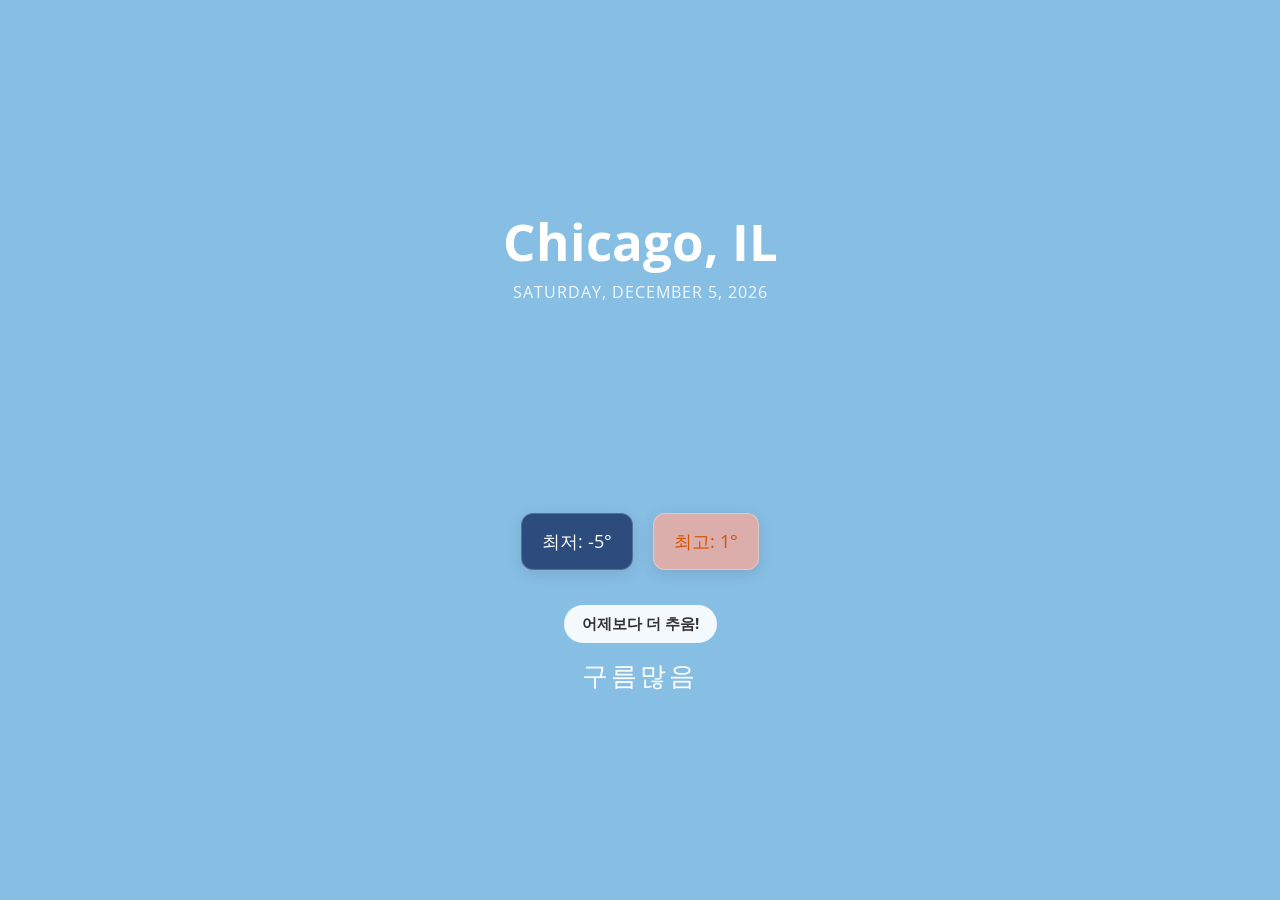
<file: index.html>
<!DOCTYPE html>
<html lang="ko">
<head>
    <meta charset="UTF-8">
    <meta name="viewport" content="width=device-width, initial-scale=1.0">
    <title>Weather App - Animated</title>
    <link rel="stylesheet" href="css/style.css">
    <link href="https://fonts.googleapis.com/css2?family=Open+Sans:wght@400;700&display=swap" rel="stylesheet">
</head>
<body>
<div id="loading-text" style="position: fixed; top: 0; left: 0; width: 100%; height: 100%; background-color: #87BEE4; display: flex; justify-content: center; align-items: center; z-index: 10000; font-size: 2.5rem; font-weight: bold; color: white;">
        LOADING...
    </div>

    <div id="main-ui" style="visibility: hidden; opacity: 0; transition: opacity 0.8s ease-in;">
    <div class="overlay" id="overlay"></div>

    <!--  djk: 슬라이드 바 상세 바 삭제
    <nav class="sidebar" id="sidebar">
        <div class="sidebar-header">
            <h2>Locations</h2>
            <button id="close-btn">&times;</button>
        </div>
        <ul id="location-list"></ul>
    </nav>
    -->
    <div class="container">
        <!--  djk: 슬라이브 바, 화씨 온도 삭제
        <div class="controls">
            <div class="icon-btn menu-btn" id="menu-btn">
                <span></span>
                <span></span>
                <span></span>
            </div>
            
        </div>
        -->
        
        <header>
            <h1 id="city">Chicago, IL</h1>
            <p id="date">SUNDAY, JANUARY 1, 2017</p>
        </header>
        
        <!-- djk: 삭제 
        <main>
            <div class="weather-icon" id="weather-icon-container"></div>
            
            <div class="temperature">
                <span id="temp">72</span><span class="degree-symbol">°</span>
            </div>
            <p id="status">맑음</p>
        </main>
        -->
        <main>
            <div class="weather-icon" id="weather-icon-container"></div>
            
            <div class="weather-main-group">
                <div class="temp-widget low">
                    <span class="widget-label">최저: <span id="low-temp">-5</span>°</span>
                    <span class="arrow-icon"></span>
                </div>
                <!-- djk: 삭제  
                <div class="temperature">
                    <span id="temp">-2</span><span class="degree-symbol">°</span>
                </div>
                -->
                <div class="temp-widget high">
                    <span class="widget-label">최고: <span id="high-temp">1</span>°</span>
                    <span class="sun-icon"></span>
                </div>
            </div>

            <div class="comparison-chip">
                <span> 어제보다 더 추움! </span>
            </div>

            <p id="status">구름많음</p>
        </main>
    </div>

    </div><script src="js/main.js" defer></script>
</body>
</html>
</file>
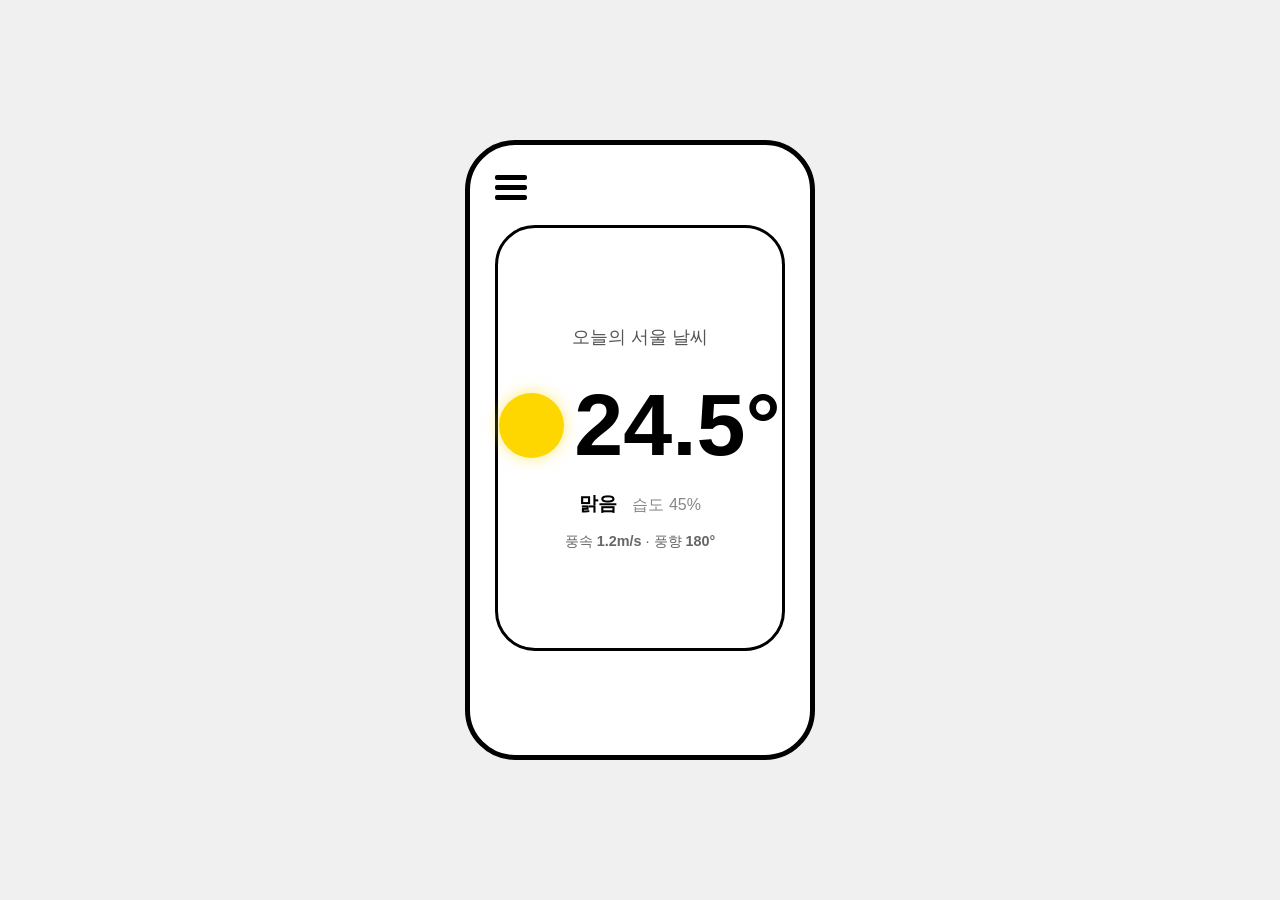
<file: PHP/index.html>
<!DOCTYPE html>
<html lang="ko">
<head>
    <meta charset="UTF-8">
    <meta name="viewport" content="width=device-width, initial-scale=1.0">
    <title>Weather App</title>
    <style>
        body { 
            background: #f0f0f0; 
            display: flex; 
            justify-content: center; 
            align-items: center; 
            height: 100vh; 
            margin: 0; 
            font-family: 'Malgun Gothic', sans-serif; 
        }

        /* 스마트폰 형태의 기기 프레임 */
        .device { 
            width: 350px; 
            height: 620px; 
            background: #fff; 
            border: 5px solid #000; 
            border-radius: 50px; 
            padding: 25px; 
            box-sizing: border-box; 
        }
        
        /* 왼쪽 상단 메뉴 버튼 */
        .menu-link { 
            display: block; 
            width: 35px; 
            text-decoration: none; 
            margin-bottom: 25px; 
            cursor: pointer; 
        }
        .menu-bar { 
            width: 32px; 
            height: 5px; 
            background: #000; 
            margin: 5px 0; 
            border-radius: 2px; 
        }
        .menu-link:hover { 
            opacity: 0.6; 
        }

        /* 중앙 날씨 카드 디자인 */
        .card { 
            border: 3px solid #000; 
            border-radius: 40px; 
            height: 420px; 
            display: flex; 
            flex-direction: column; 
            align-items: center; 
            justify-content: center; 
            margin-top: 10px; 
        }

        .title { 
            font-size: 1.1rem; 
            color: #555; 
            margin-bottom: 25px; 
        }

        .temp-row { 
            display: flex; 
            align-items: center; 
            gap: 10px; 
        }

        /* 날씨 아이콘 (노란색 원) */
        .sun { 
            width: 65px; 
            height: 65px; 
            background: #FFD700; 
            border-radius: 50%; 
            box-shadow: 0 0 15px rgba(255,215,0,0.5); 
        }

        .temp-val { 
            font-size: 5.5rem; 
            font-weight: bold; 
        }
        
        .info { 
            font-size: 1.2rem; 
            margin-top: 15px; 
        }

        .humidity { 
            color: #888; 
            margin-left: 10px; 
            font-size: 1rem; 
        }

        .sub-text { 
            margin-top: 15px; 
            color: #666; 
            font-size: 0.9rem; 
        }
    </style>
</head>
<body>
    <div class="device">
        <a href="settings.html" class="menu-link">
            <div class="menu-bar"></div>
            <div class="menu-bar"></div>
            <div class="menu-bar"></div>
        </a>
        
        <div class="card">
            <div class="title">오늘의 서울 날씨</div>
            
            <div class="temp-row">
                <div class="sun"></div>
                <div class="temp-val">24.5°</div>
            </div>
            
            <div class="info">
                <b>맑음</b>
                <span class="humidity">습도 45%</span>
            </div>
            
            <div class="sub-text">
                풍속 <b>1.2m/s</b> · 풍향 <b>180°</b>
            </div>
        </div>
    </div>
</body>
</html>
</file>
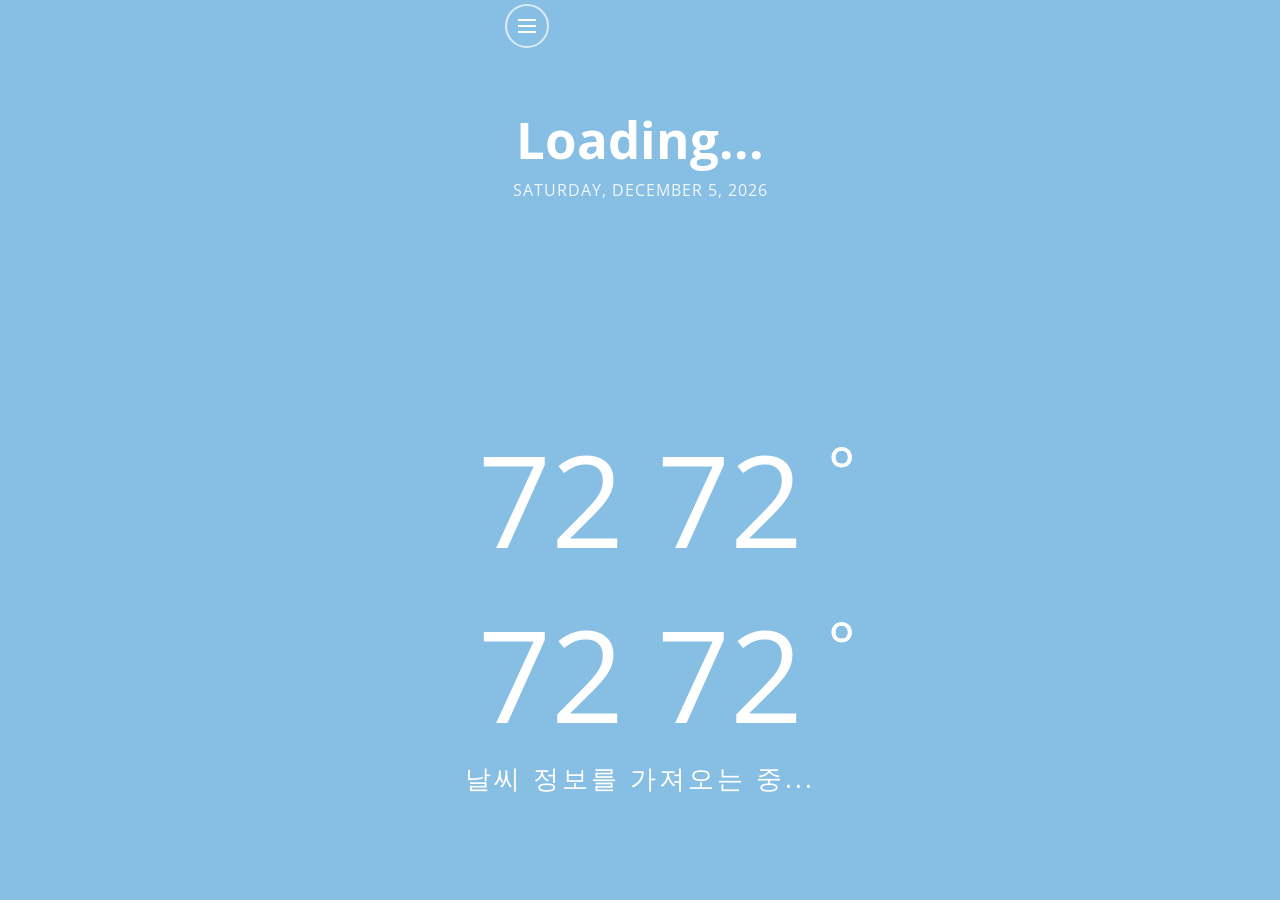
<file: index copy 2.html>
<!DOCTYPE html>
<html lang="ko">
<head>
    <meta charset="UTF-8">
    <meta name="viewport" content="width=device-width, initial-scale=1.0">
    <title>Weather App - Animated</title>
    <link rel="stylesheet" href="css/style.css">
    <link href="https://fonts.googleapis.com/css2?family=Open+Sans:wght@400;700&display=swap" rel="stylesheet">
</head>
<body>
    
    <div id="main-ui" style="visibility: hidden; opacity: 0; transition: opacity 0.5s ease-in;">
    <div class="overlay" id="overlay"></div>

    <nav class="sidebar" id="sidebar">
        <div class="sidebar-header">
            <h2>Locations</h2>
            <button id="close-btn">&times;</button>
        </div>
        <ul id="location-list"></ul>
    </nav>

    <div class="container">
        <div class="controls">
            <div class="icon-btn menu-btn" id="menu-btn">
                <span></span>
                <span></span>
                <span></span>
            </div>
            
        </div>

        <header>
            <h1 id="city">Loading...</h1>
            <p id="date"></p>
        </header>

        <main>
            <div class="weather-icon" id="weather-icon-container"></div>
            
            <div class="temperature">
                <span id="temp">72</span><span class="degree-symbol">°</span>
                <span id="temp_differ">72</span><span class="degree-symbol">°</span>
            </div>
            <div class="temperature">
                <span id="temp2">72</span><span class="degree-symbol">°</span>
                <span id="temp2_differ">72</span><span class="degree-symbol">°</span>
            </div>
            <p id="status">날씨 정보를 가져오는 중...</p>
        </main>
    </div>

    </div><script src="js/main.js" defer></script>
</body>
</html>
</file>
<file: css/style.css>
* {
    margin: 0;
    padding: 0;
    box-sizing: border-box;
}

body {
    font-family: 'Open Sans', sans-serif;
    background-color: #87BEE4; /* 이미지의 밝은 하늘색 배경 */
    color: white;
    display: flex;
    justify-content: center;
    align-items: center;
    height: 100vh;
    overflow: hidden;
}

.container {
    text-align: center;
    width: 100%;
    position: relative;
    display: flex;
    flex-direction: column;
    align-items: center;
}

/* 좌측 상단 컨트롤 버튼 스타일 */
.controls {
    position: absolute;
    top: -100px; /* 위치 조절이 필요하면 20px 정도로 수정하세요 */
    left: 40px;
    display: flex;
    flex-direction: column;
    gap: 12px;
}

/* 이미지 스타일을 반영한 둥근 버튼 */
.icon-btn {
    width: 44px;
    height: 44px;
    border: 2px solid rgba(255, 255, 255, 0.7);
    border-radius: 50%;
    display: flex;
    flex-direction: column;
    justify-content: center;
    align-items: center;
    cursor: pointer;
    font-size: 0.85rem;
    font-weight: bold;
    transition: 0.3s;
}

.menu-btn span {
    display: block;
    width: 18px;
    height: 2px;
    background: white;
    margin: 2px 0;
}

/* 날씨 아이콘 크기 및 중앙 정렬 */
.weather-icon {
    /* djk: margin '40px 0' -> 40px auto로 변경하였음.*/
    margin:40px auto;
    width: 130px;
    height: 130px;

    flex-shrink: 0;
    flex-grow: 0;

    display: flex;
    justify-content: center;
    align-items: center;
}

.weather-icon svg {
    width: 100%;
    height: 100%;
}

/* SVG 내부 요소 색상 (icon.css에서 통합) */
.white { fill: #FFFFFF; }
.gray { fill: #E0E0E0; }
.yellow { fill: #FFEB3B; }

/* 텍스트 및 온도 스타일 */
header h1 { font-size: 3.2rem; margin-bottom: 5px; }
header p { font-size: 1rem; opacity: 0.9; letter-spacing: 1px; }
.temperature { font-size: 9rem; font-weight: 400; position: relative; margin-top: 10px; }
.degree-symbol { position: absolute; top: 15px; right: -40px; font-size: 4rem; }
#status { font-size: 1.6rem; letter-spacing: 3px; }

/* 사이드바 스타일 (기존 유지) */
.sidebar {
    position: fixed; top: 0; left: -280px; width: 280px; height: 100%;
    background: rgba(40, 44, 52, 0.95); z-index: 1000;
    padding: 30px 20px; transition: 0.3s ease;
}
.sidebar.active { left: 0; }
.overlay {
    position: fixed; top: 0; left: 0; width: 100%; height: 100%;
    background: rgba(0,0,0,0.4); display: none; z-index: 900;
}
.overlay.active { display: block; }
#location-list li { padding: 15px; cursor: pointer; border-radius: 8px; list-style: none; }
#location-list li:hover { background: rgba(255, 255, 255, 0.1); }
#location-list li:hover { background: rgba(255, 255, 255, 0.1); }
/**/
/**/

/* djk: [최저], [최고], [어제와 비교한 오늘 날씨 텍스트] 위젯 추가 */

/* 메인 그룹 레이아웃 */
.weather-main-group {
    display: flex;
    align-items: center;
    justify-content: center;
    gap: 20px;
    margin: 20px 0;
}

/* 위젯 공통 스타일 */
.temp-widget {
    padding: 15px 20px;
    border-radius: 12px;
    font-size: 1.1rem;
    display: flex;
    flex-direction: column;
    align-items: center;
    justify-content: center;
    box-shadow: 0 4px 15px rgba(0,0,0,0.1);
    min-width: 100px;
}

/* 최저 기온 위젯 (다크 블루) */
.temp-widget.low {
    background: rgba(28, 57, 107, 0.85); /* 이미지의 어두운 블루 */
    border: 1px solid rgba(255, 255, 255, 0.2);
}

/* 최고 기온 위젯 (연한 레드/오렌지) */
.temp-widget.high {
    background: rgba(234, 172, 161, 0.85); /* 이미지의 연한 레드 */
    border: 1px solid rgba(255, 255, 255, 0.3);
    color: #d35400;
}

/* 어제 비교 칩 스타일 */
.comparison-chip {
    background: rgba(255, 255, 255, 0.9);
    color: #333;
    padding: 8px 18px;
    border-radius: 20px;
    font-weight: bold;
    font-size: 0.95rem;
    margin: 15px 0;
    display: inline-flex;
    align-items: center;
    gap: 5px;
}

.arrow-up { color: #27ae60; font-weight: 900; }

/* 온도 텍스트 크기 조정 (위젯과 맞추기 위해) */
.temperature { font-size: 8rem; margin: 0; }
</file>
